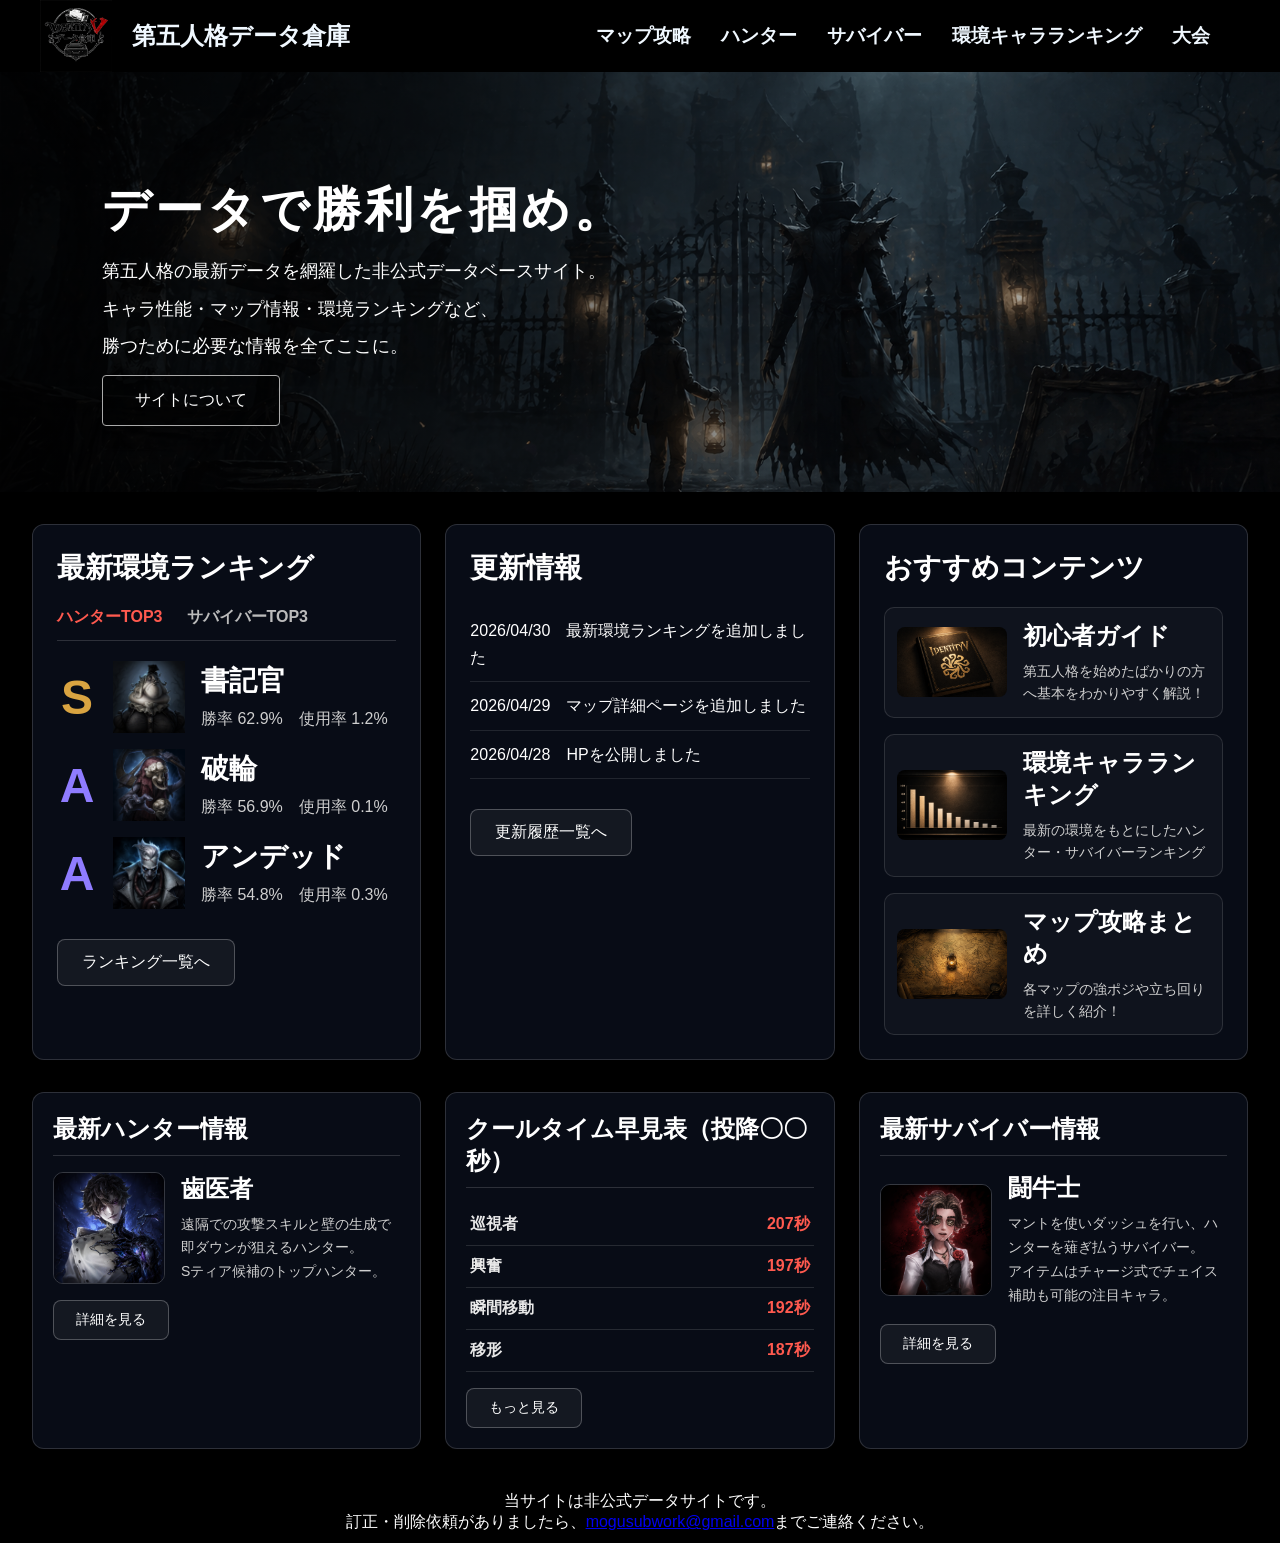
<file: index.html>
<!DOCTYPE html>
<html lang="ja">
<head>
  <meta charset="UTF-8">
  <meta name="viewport" content="width=device-width, initial-scale=1.0">
  <link rel="stylesheet" href="smile.css">
  <title>第五人格TOPページ</title>
</head>


<body>

  <div class="header">
    <img src="./logob.png" alt="ロゴ黒">
    <div class="title"> 
      <h2><a href="./index.html">第五人格データ倉庫</a></h2>
      </div>
        <div class="headerdata">
        <h3><a href="./suporn.html" class="maph">マップ攻略</a></h3>
        <h3>ハンター</h3>
        <h3>サバイバー</h3>
       <h3><a href="./ranking.html">環境キャラランキング</a></h3>
        <h3><a href="./tournament.html">大会</a><h3>
      </div>
  </div>

  <div class="main">
    
    <section class="hero">
      <div class="hero-content">
        <h1>データで勝利を掴め。</h1>
        <p>第五人格の最新データを網羅した非公式データベースサイト。</p>
        <p>キャラ性能・マップ情報・環境ランキングなど、</p>
        <p>勝つために必要な情報を全てここに。</p>
        <a href="./about.html" class="hero-btn">サイトについて</a>
      </div>
    </section>
    
    
    <section class="top-cards">
  <!-- 1列目 -->
  <article class="panel">
    <h2>最新環境ランキング</h2>

    <div class="ranking-tabs">
      <span class="active">ハンターTOP3</span>
      <span>サバイバーTOP3</span>
    </div>

    <div class="ranking-list">
      <div class="rank-item">
        <span class="tier s">S</span>
        <img src="./キーガン.png"></a>
        <div class="rank-text">
          <h3>書記官</h3>
          <p>勝率 62.9%　使用率 1.2%</p>
        </div>
      </div>

      <div class="rank-item">
        <span class="tier a">A</span>
        <img src="./ウィル.png" alt="">
        <div class="rank-text">
          <h3>破輪</h3>
          <p>勝率 56.9%　使用率 0.1%</p>
        </div>
      </div>

      <div class="rank-item">
        <span class="tier a">A</span>
        <img src="./undead.png" alt="">
        <div class="rank-text">
          <h3>アンデッド</h3>
          <p>勝率 54.8%　使用率 0.3%</p>
        </div>
      </div>
    </div>

    <a href="./ranking.html" class="panel-btn">ランキング一覧へ</a>
  </article>

  <!-- 2列目 -->
  <article class="panel">
    <h2>更新情報</h2>

    <ul class="update-list">
      <li>2026/04/30　最新環境ランキングを追加しました</li>
      <li>2026/04/29　マップ詳細ページを追加しました</li>
      <li>2026/04/28　HPを公開しました</li>
    </ul>

    <a href="#" class="panel-btn">更新履歴一覧へ</a>
  </article>

  <!-- 3列目 -->
  <article class="panel">
    <h2>おすすめコンテンツ</h2>

    <div class="recommend-list">
      <a href="#" class="recommend-item">
        <img src="./index_guide.png" alt="初心者ガイド">
        <div class="recommend-text">
          <h3>初心者ガイド</h3>
          <p>第五人格を始めたばかりの方へ基本をわかりやすく解説！</p>
        </div>
      </a>

      <a href="#" class="recommend-item">
        <img src="./index_char.png" alt="環境キャラランキング">
        <div class="recommend-text">
          <h3>環境キャラランキング</h3>
          <p>最新の環境をもとにしたハンター・サバイバーランキング</p>
        </div>
      </a>

      <a href="./suporn.html" class="recommend-item">
        <img src="./index_map.png" alt="マップ攻略まとめ">
        <div class="recommend-text">
          <h3>マップ攻略まとめ</h3>
          <p>各マップの強ポジや立ち回りを詳しく紹介！</p>
        </div>
      </a>
    </div>
  </article>
</section>

<!-- =========================
  下段ミニ情報エリア
  今日のおすすめハンター / クールタイム / Tips
========================= -->
<section class="info-cards">

  <!-- 最新おすすめハンター -->
  <article class="mini-panel">
    <h2>最新ハンター情報</h2>

    <div class="hunter-pick">
      <img src="./haisya.png" alt="歯医者">

      <div class="hunter-pick-text">
        <h3>歯医者</h3>
         <p> 遠隔での攻撃スキルと壁の生成で即ダウンが狙えるハンター。</p>
          <p>Sティア候補のトップハンター。</p>
      </div>
    </div>

    <a href="#" class="mini-btn">詳細を見る</a>
  </article>


  <!-- クールタイム早見表 -->
  <article class="mini-panel">
    <h2>クールタイム早見表（投降〇〇秒）</h2>

    <ul class="cooltime-list">
      <li>
        <span class="skill-name">巡視者</span>
        <span class="skill-time">207秒</span>
      </li>
      <li>
        <span class="skill-name">興奮</span>
        <span class="skill-time">197秒</span>
      </li>
      <li>
        <span class="skill-name">瞬間移動</span>
        <span class="skill-time">192秒</span>
      </li>
      <li>
        <span class="skill-name">移形</span>
        <span class="skill-time">187秒</span>
      </li>
    </ul>

    <a href="#" class="mini-btn">もっと見る</a>
  </article>

<!-- 最新サバイバー -->
  <article class="mini-panel">
    <h2>最新サバイバー情報</h2>

    <div class="hunter-pick">
      <img src="./tougyu.png" alt="闘牛士">

      <div class="hunter-pick-text">
        <h3>闘牛士</h3>
        <p>マントを使いダッシュを行い、ハンターを薙ぎ払うサバイバー。</p>
         <p>アイテムはチャージ式でチェイス補助も可能の注目キャラ。</p>
      </div>
    </div>

    <a href="#" class="mini-btn">詳細を見る</a>
  </article>
</section>




  
  </div>













  <div class="footer">
    <p>
    当サイトは非公式データサイトです。
    <br>
    訂正・削除依頼がありましたら、<a href="mailto:mogusubwork@gmail.com">mogusubwork@gmail.com</a>までご連絡ください。
    </p>
  </div>
</body>
</html>
</file>
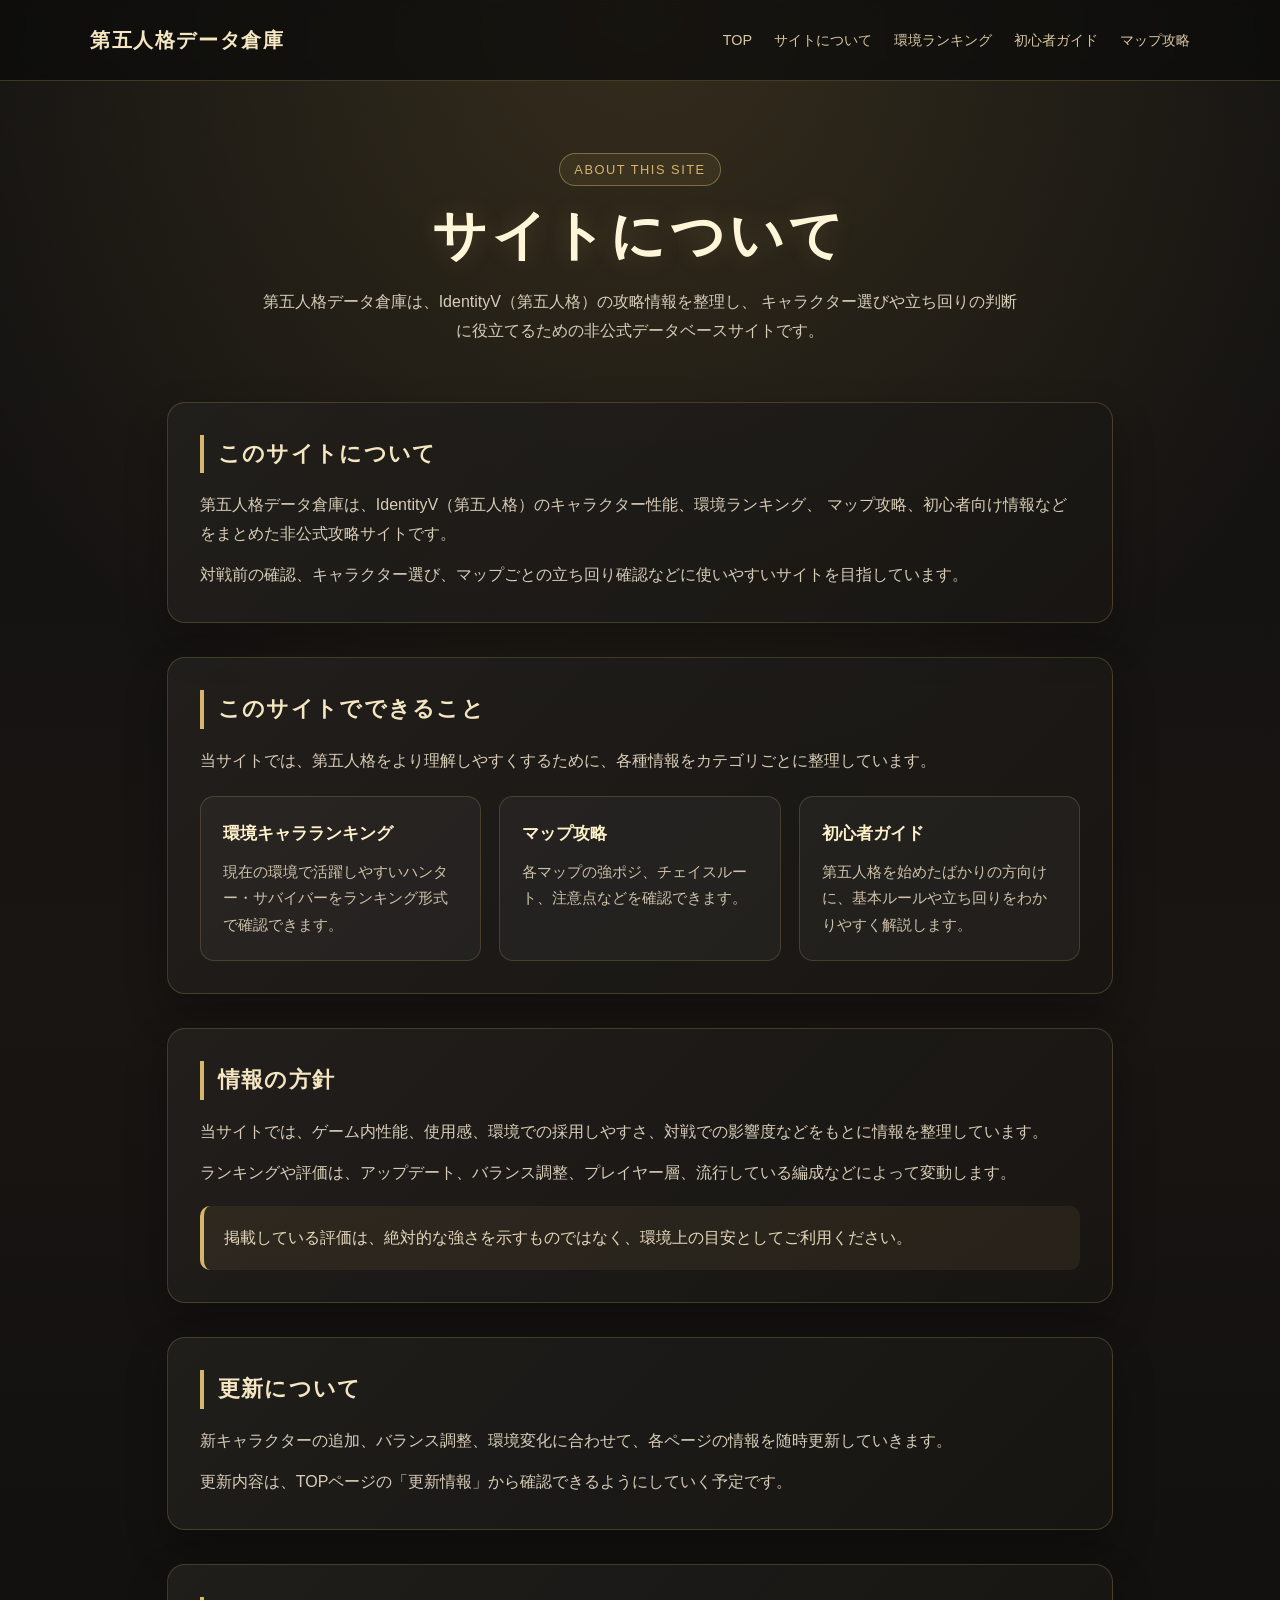
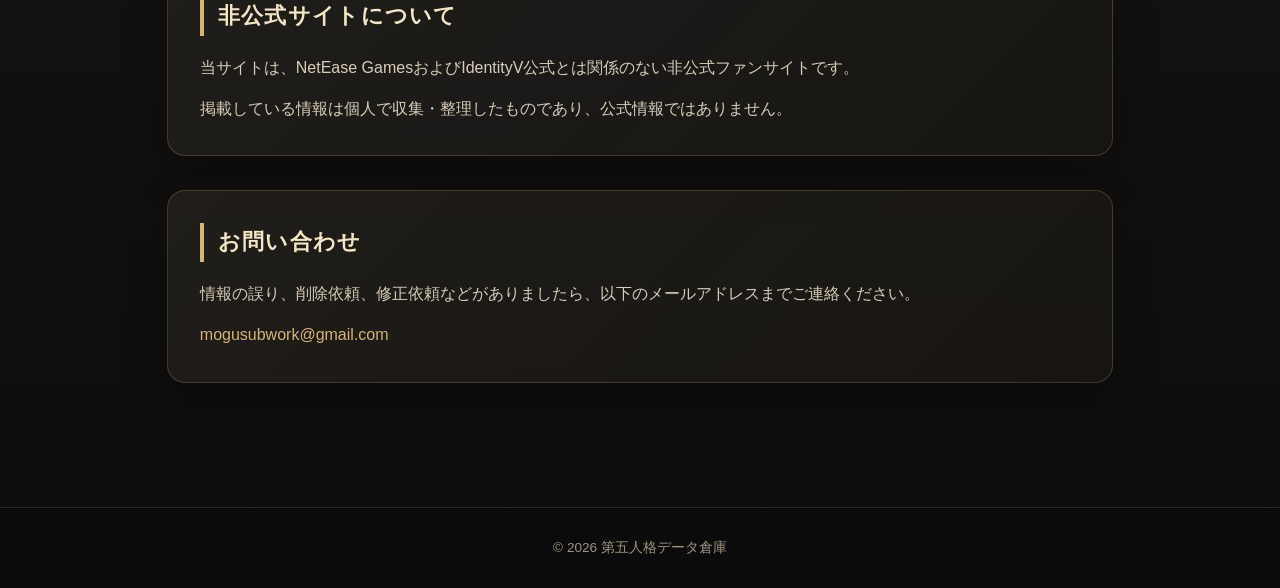
<file: about.html>
<!DOCTYPE html>
<html lang="ja">
<head>
  <meta charset="UTF-8">
  <meta name="viewport" content="width=device-width, initial-scale=1.0">

  <title>サイトについて | 第五人格データ倉庫</title>

  <style>
    /* =========================
       全体設定
    ========================= */
    * {
      box-sizing: border-box;
      margin: 0;
      padding: 0;
    }

    body {
      min-height: 100vh;
      font-family: "Hiragino Kaku Gothic ProN", "Yu Gothic", "Meiryo", sans-serif;
      color: #f2eadc;
      background:
        radial-gradient(circle at top center, rgba(180, 145, 70, 0.22), transparent 35%),
        linear-gradient(180deg, #111111 0%, #181512 45%, #0d0d0d 100%);
      line-height: 1.8;
    }

    a {
      color: #d6b56d;
      text-decoration: none;
    }

    a:hover {
      text-decoration: underline;
    }

    /* =========================
       ヘッダー
    ========================= */
    header {
      width: 100%;
      padding: 22px 6%;
      border-bottom: 1px solid rgba(214, 181, 109, 0.25);
      background: rgba(10, 10, 10, 0.7);
      backdrop-filter: blur(8px);
    }

    .header-inner {
      max-width: 1100px;
      margin: 0 auto;
      display: flex;
      justify-content: space-between;
      align-items: center;
      gap: 24px;
    }

    .site-title {
      font-size: 1.25rem;
      font-weight: bold;
      letter-spacing: 0.08em;
      color: #f4e6c1;
    }

    nav ul {
      display: flex;
      gap: 22px;
      list-style: none;
    }

    nav a {
      font-size: 0.9rem;
      color: #d8c7a1;
    }

    nav a:hover {
      color: #ffffff;
    }

    /* =========================
       メイン
    ========================= */
    main {
      max-width: 1100px;
      margin: 0 auto;
      padding: 72px 6% 90px;
    }

    .page-hero {
      margin-bottom: 56px;
      text-align: center;
    }

    .page-label {
      display: inline-block;
      margin-bottom: 16px;
      padding: 4px 14px;
      font-size: 0.8rem;
      letter-spacing: 0.12em;
      color: #d6b56d;
      border: 1px solid rgba(214, 181, 109, 0.45);
      border-radius: 999px;
      background: rgba(214, 181, 109, 0.08);
    }

    h1 {
      margin-bottom: 18px;
      font-size: clamp(2rem, 5vw, 3.4rem);
      line-height: 1.25;
      letter-spacing: 0.08em;
      color: #fff5d8;
      text-shadow: 0 0 24px rgba(214, 181, 109, 0.22);
    }

    .lead {
      max-width: 760px;
      margin: 0 auto;
      color: #d8cdb8;
      font-size: 1rem;
    }

    /* =========================
       セクション共通
    ========================= */
    .about-section {
      margin-bottom: 34px;
      padding: 32px;
      border: 1px solid rgba(214, 181, 109, 0.22);
      border-radius: 18px;
      background:
        linear-gradient(135deg, rgba(255, 255, 255, 0.055), rgba(255, 255, 255, 0.015)),
        rgba(20, 18, 15, 0.86);
      box-shadow: 0 18px 40px rgba(0, 0, 0, 0.28);
    }

    .about-section h2 {
      margin-bottom: 18px;
      padding-left: 14px;
      font-size: 1.35rem;
      color: #f4e6c1;
      border-left: 4px solid #d6b56d;
      letter-spacing: 0.06em;
    }

    .about-section p {
      margin-bottom: 12px;
      color: #d8cdb8;
    }

    .about-section p:last-child {
      margin-bottom: 0;
    }

    /* =========================
       カード
    ========================= */
    .card-grid {
      display: grid;
      grid-template-columns: repeat(3, 1fr);
      gap: 18px;
      margin-top: 20px;
    }

    .about-card {
      padding: 22px;
      border-radius: 14px;
      border: 1px solid rgba(214, 181, 109, 0.2);
      background: rgba(255, 255, 255, 0.04);
      transition: transform 0.25s ease, background 0.25s ease, border-color 0.25s ease;
    }

    .about-card:hover {
      transform: translateY(-4px);
      background: rgba(214, 181, 109, 0.08);
      border-color: rgba(214, 181, 109, 0.45);
    }

    .about-card h3 {
      margin-bottom: 10px;
      color: #fff1c9;
      font-size: 1.05rem;
    }

    .about-card p {
      font-size: 0.92rem;
      color: #cfc2aa;
    }

    /* =========================
       注意書きボックス
    ========================= */
    .note-box {
      margin-top: 18px;
      padding: 18px 20px;
      border-left: 4px solid #d6b56d;
      border-radius: 10px;
      background: rgba(214, 181, 109, 0.08);
      color: #e6d8bb;
    }

    /* =========================
       フッター
    ========================= */
    footer {
      padding: 28px 6%;
      text-align: center;
      color: #9f927c;
      border-top: 1px solid rgba(214, 181, 109, 0.18);
      background: #0b0b0b;
      font-size: 0.85rem;
    }

    /* =========================
       スマホ対応
    ========================= */
    @media (max-width: 768px) {
      .header-inner {
        flex-direction: column;
        align-items: flex-start;
      }

      nav ul {
        flex-wrap: wrap;
        gap: 14px;
      }

      main {
        padding-top: 52px;
      }

      .about-section {
        padding: 24px 20px;
      }

      .card-grid {
        grid-template-columns: 1fr;
      }
    }
  </style>
</head>

<body>

  <header>
    <div class="header-inner">
      <div class="site-title">第五人格データ倉庫</div>

      <nav>
        <ul>
          <li><a href="index.html">TOP</a></li>
          <li><a href="about.html">サイトについて</a></li>
          <li><a href="#">環境ランキング</a></li>
          <li><a href="#">初心者ガイド</a></li>
          <li><a href="#">マップ攻略</a></li>
        </ul>
      </nav>
    </div>
  </header>

  <main>

    <section class="page-hero">
      <span class="page-label">ABOUT THIS SITE</span>
      <h1>サイトについて</h1>
      <p class="lead">
        第五人格データ倉庫は、IdentityV（第五人格）の攻略情報を整理し、
        キャラクター選びや立ち回りの判断に役立てるための非公式データベースサイトです。
      </p>
    </section>

    <section class="about-section">
      <h2>このサイトについて</h2>
      <p>
        第五人格データ倉庫は、IdentityV（第五人格）のキャラクター性能、環境ランキング、
        マップ攻略、初心者向け情報などをまとめた非公式攻略サイトです。
      </p>
      <p>
        対戦前の確認、キャラクター選び、マップごとの立ち回り確認などに使いやすいサイトを目指しています。
      </p>
    </section>

    <section class="about-section">
      <h2>このサイトでできること</h2>
      <p>
        当サイトでは、第五人格をより理解しやすくするために、各種情報をカテゴリごとに整理しています。
      </p>

      <div class="card-grid">
        <div class="about-card">
          <h3>環境キャラランキング</h3>
          <p>
            現在の環境で活躍しやすいハンター・サバイバーをランキング形式で確認できます。
          </p>
        </div>

        <div class="about-card">
          <h3>マップ攻略</h3>
          <p>
            各マップの強ポジ、チェイスルート、注意点などを確認できます。
          </p>
        </div>

        <div class="about-card">
          <h3>初心者ガイド</h3>
          <p>
            第五人格を始めたばかりの方向けに、基本ルールや立ち回りをわかりやすく解説します。
          </p>
        </div>
      </div>
    </section>

    <section class="about-section">
      <h2>情報の方針</h2>
      <p>
        当サイトでは、ゲーム内性能、使用感、環境での採用しやすさ、対戦での影響度などをもとに情報を整理しています。
      </p>
      <p>
        ランキングや評価は、アップデート、バランス調整、プレイヤー層、流行している編成などによって変動します。
      </p>

      <div class="note-box">
        掲載している評価は、絶対的な強さを示すものではなく、環境上の目安としてご利用ください。
      </div>
    </section>

    <section class="about-section">
      <h2>更新について</h2>
      <p>
        新キャラクターの追加、バランス調整、環境変化に合わせて、各ページの情報を随時更新していきます。
      </p>
      <p>
        更新内容は、TOPページの「更新情報」から確認できるようにしていく予定です。
      </p>
    </section>

    <section class="about-section">
      <h2>非公式サイトについて</h2>
      <p>
        当サイトは、NetEase GamesおよびIdentityV公式とは関係のない非公式ファンサイトです。
      </p>
      <p>
        掲載している情報は個人で収集・整理したものであり、公式情報ではありません。
      </p>
    </section>

    <section class="about-section">
      <h2>お問い合わせ</h2>
      <p>
        情報の誤り、削除依頼、修正依頼などがありましたら、以下のメールアドレスまでご連絡ください。
      </p>
      <p>
        <a href="mailto:mogusubwork@gmail.com">mogusubwork@gmail.com</a>
      </p>
    </section>

  </main>

  <footer>
    <p>&copy; 2026 第五人格データ倉庫</p>
  </footer>

</body>
</html>
</file>
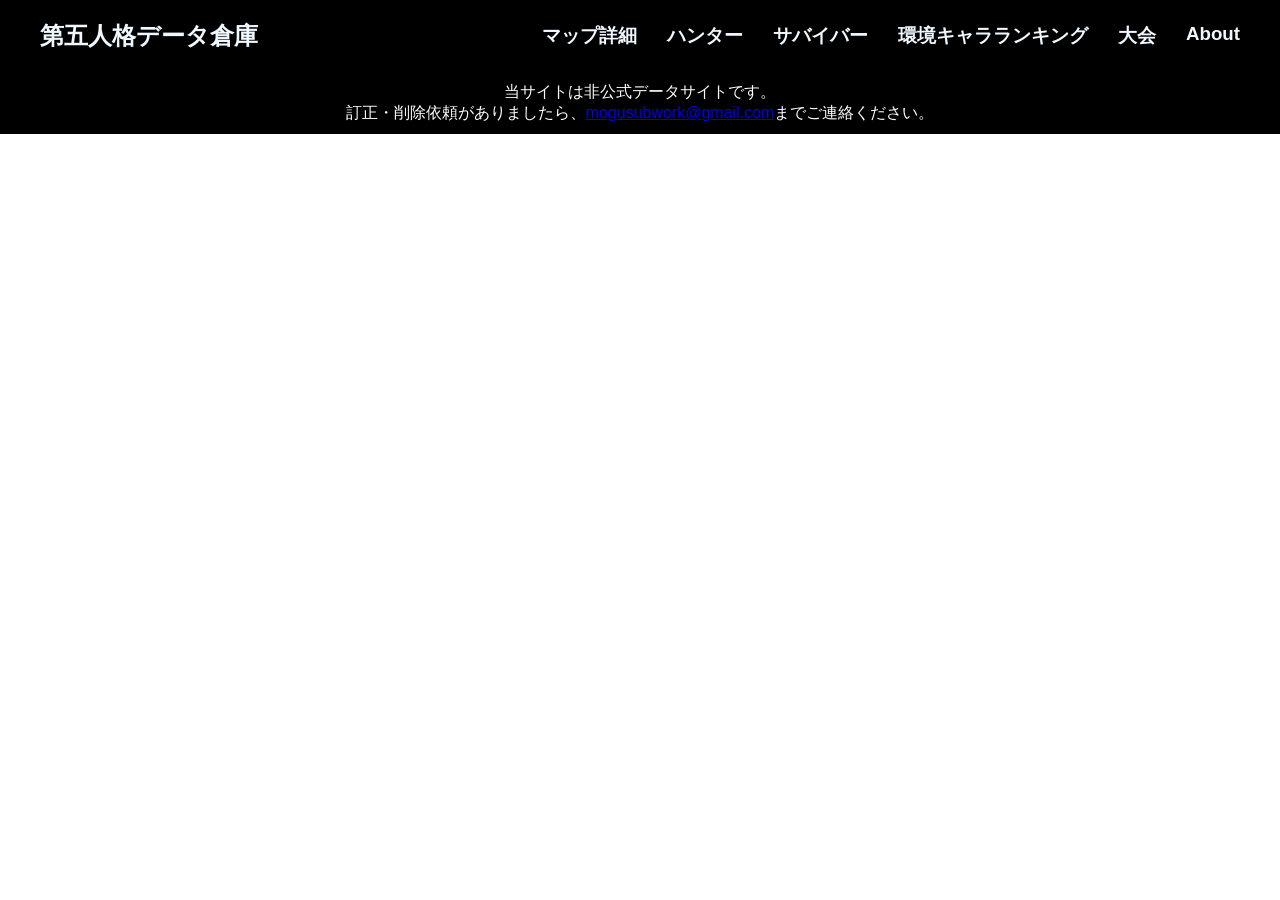
<file: ranking.html>
<!DOCTYPE html>
<html lang="ja">
<head>
  <meta charset="UTF-8">
  <meta name="viewport" content="width=device-width, initial-scale=1.0">
  <link rel="stylesheet" href="smile.css">
  <title>第五人格TOPページ</title>
</head>

<body>

  <div class="header">
    <div class="title"> 
      <h2>第五人格データ倉庫</h2>
    </div>
      <div class="headerdata">
      <h3><a href="./suporn.html" class="maph">マップ詳細</a></h3>
      <h3>ハンター</h3>
      <h3>サバイバー</h3>
      <h3>環境キャラランキング</h3>
      <h3>大会</h3>
      <h3>About</h3>
      </div>
    
  </div>
  
  </div>













  <div class="footer">
    <p>
    当サイトは非公式データサイトです。
    <br>
    訂正・削除依頼がありましたら、<a href="mailto:mogusubwork@gmail.com">mogusubwork@gmail.com</a>までご連絡ください。
    </p>
  </div>
</body>
</html>
</file>
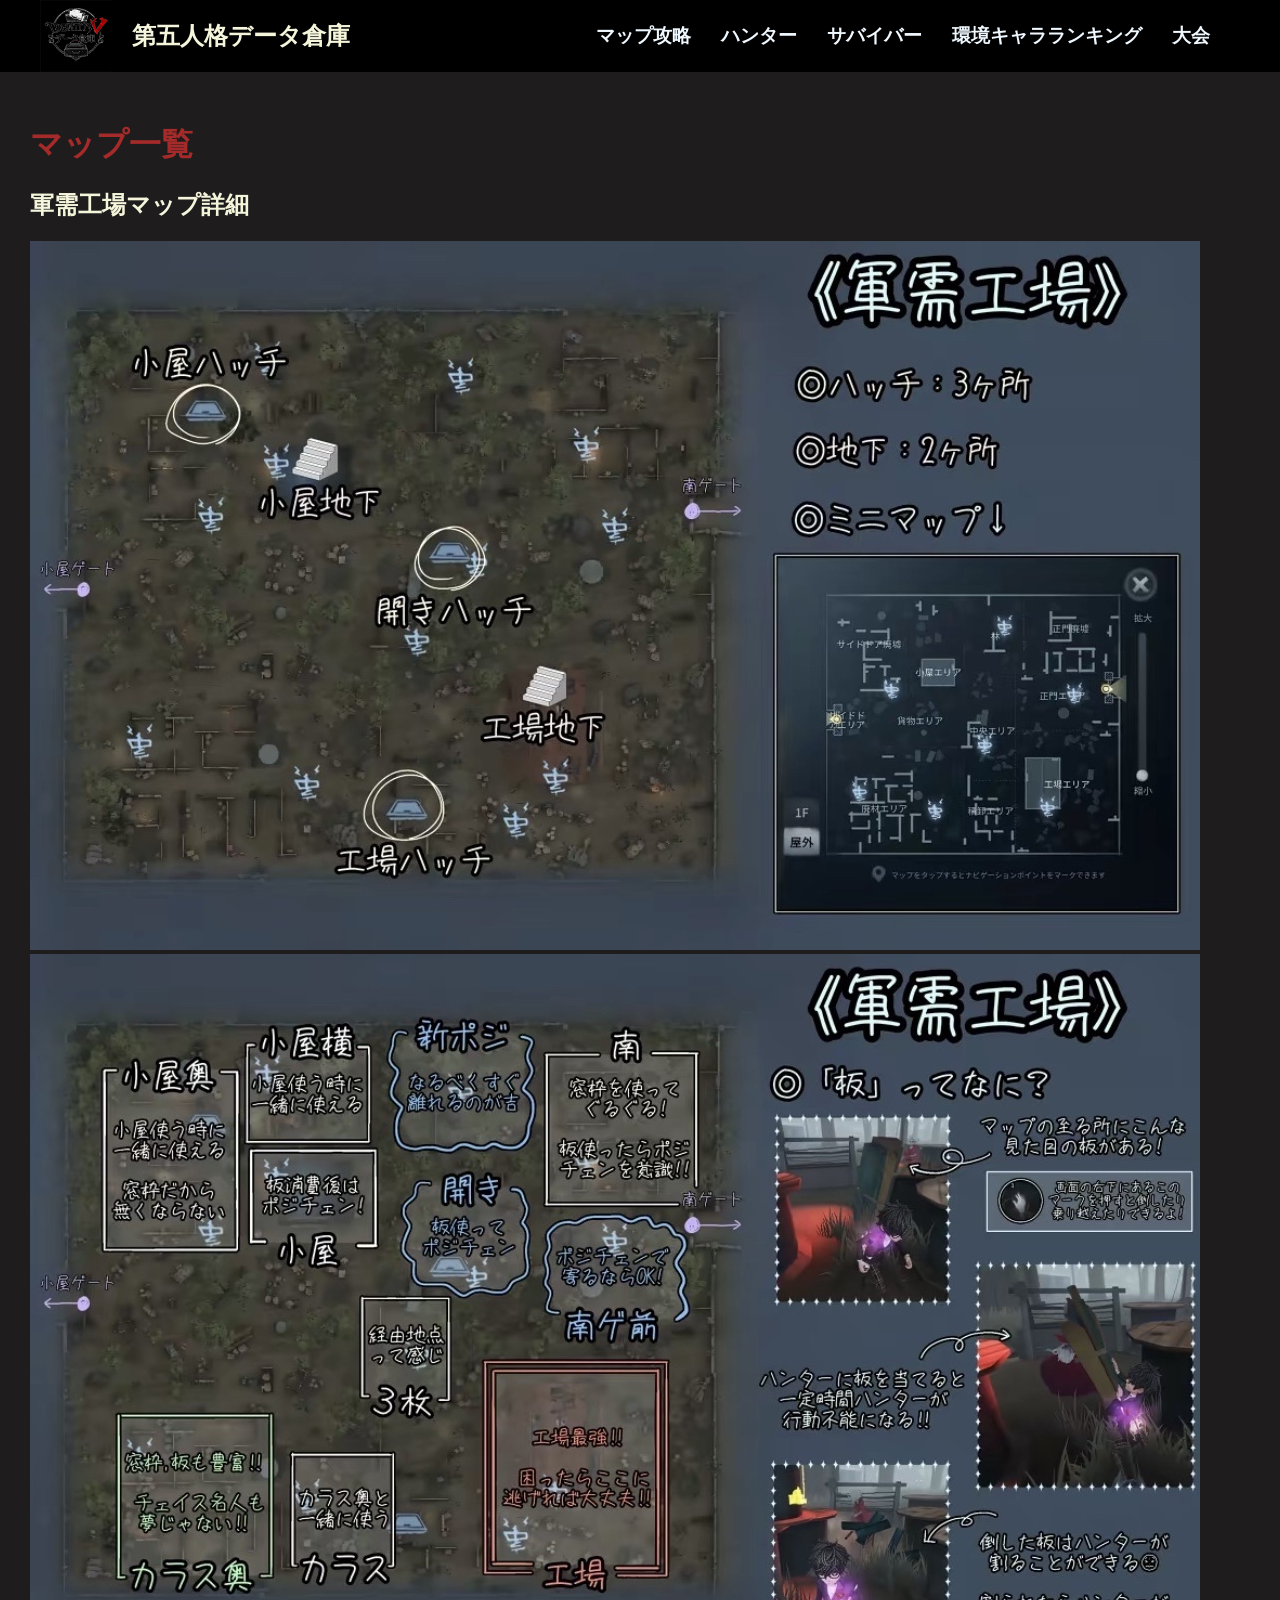
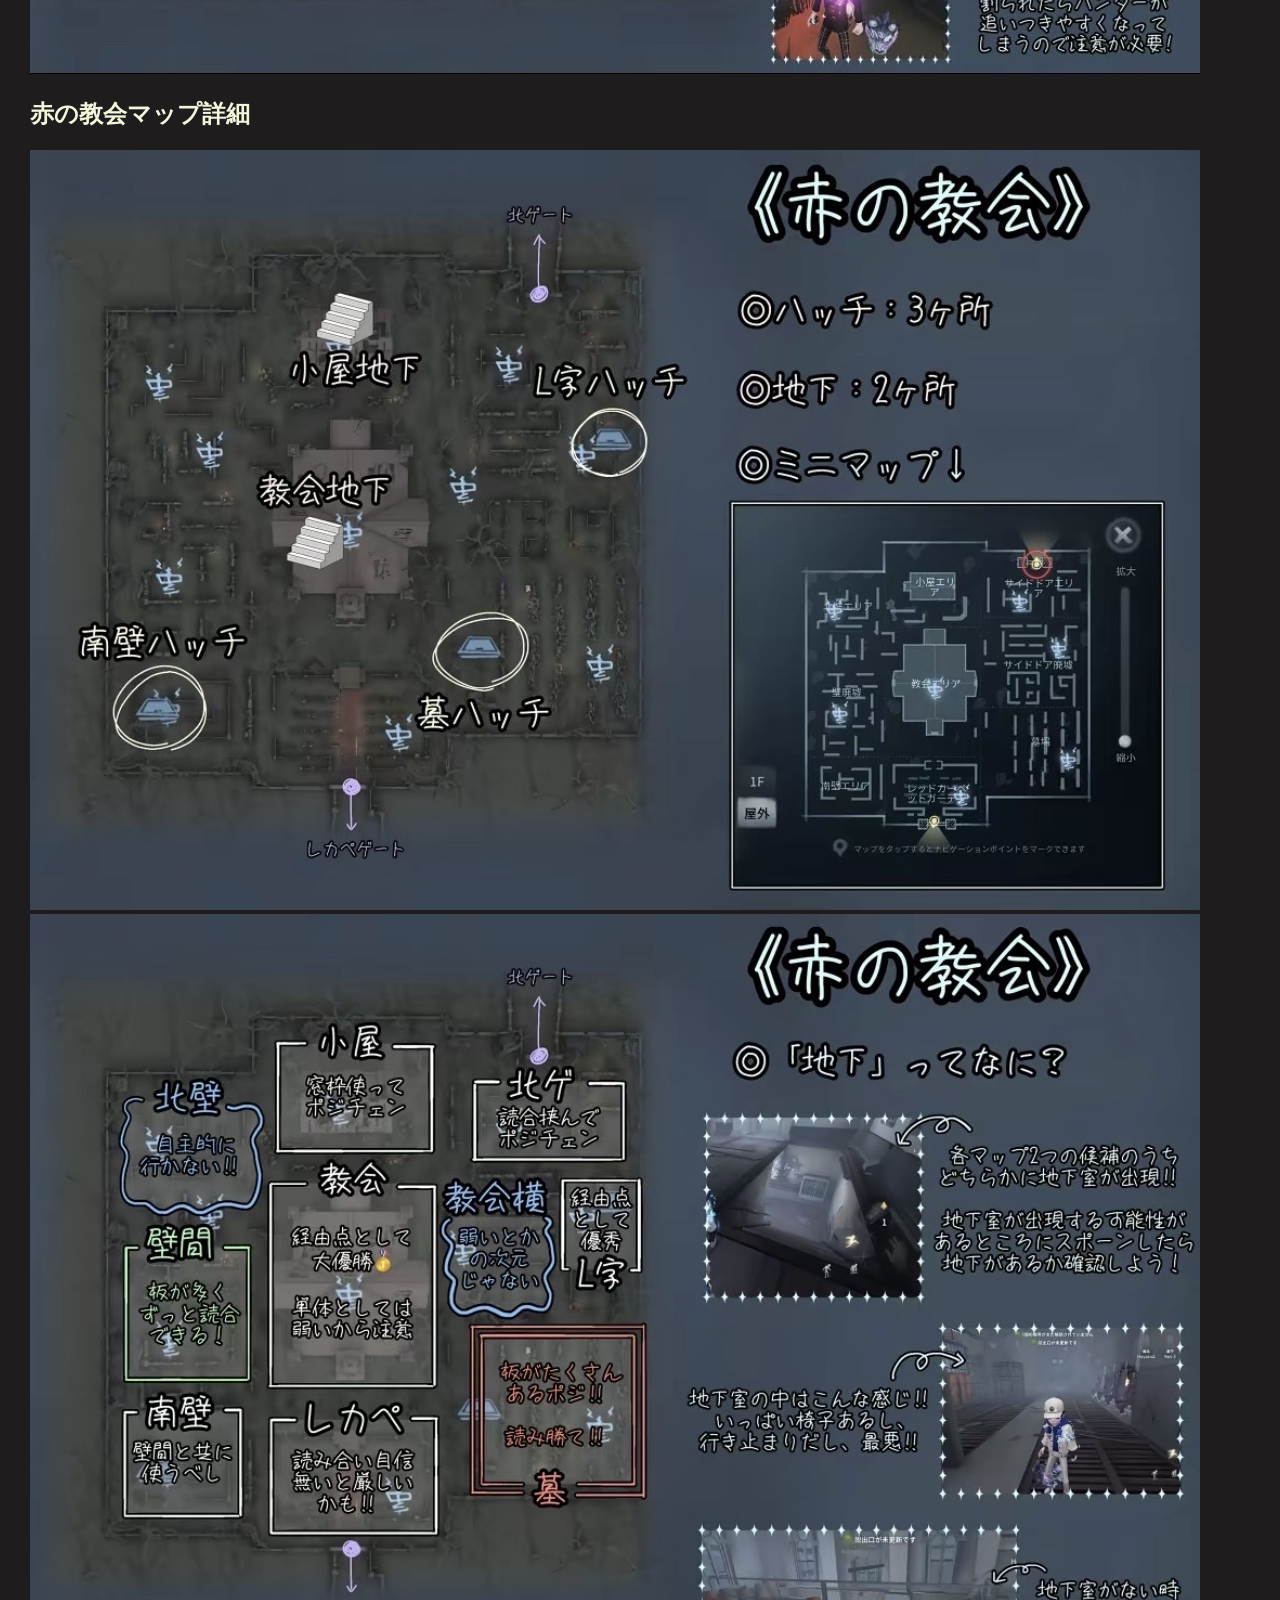
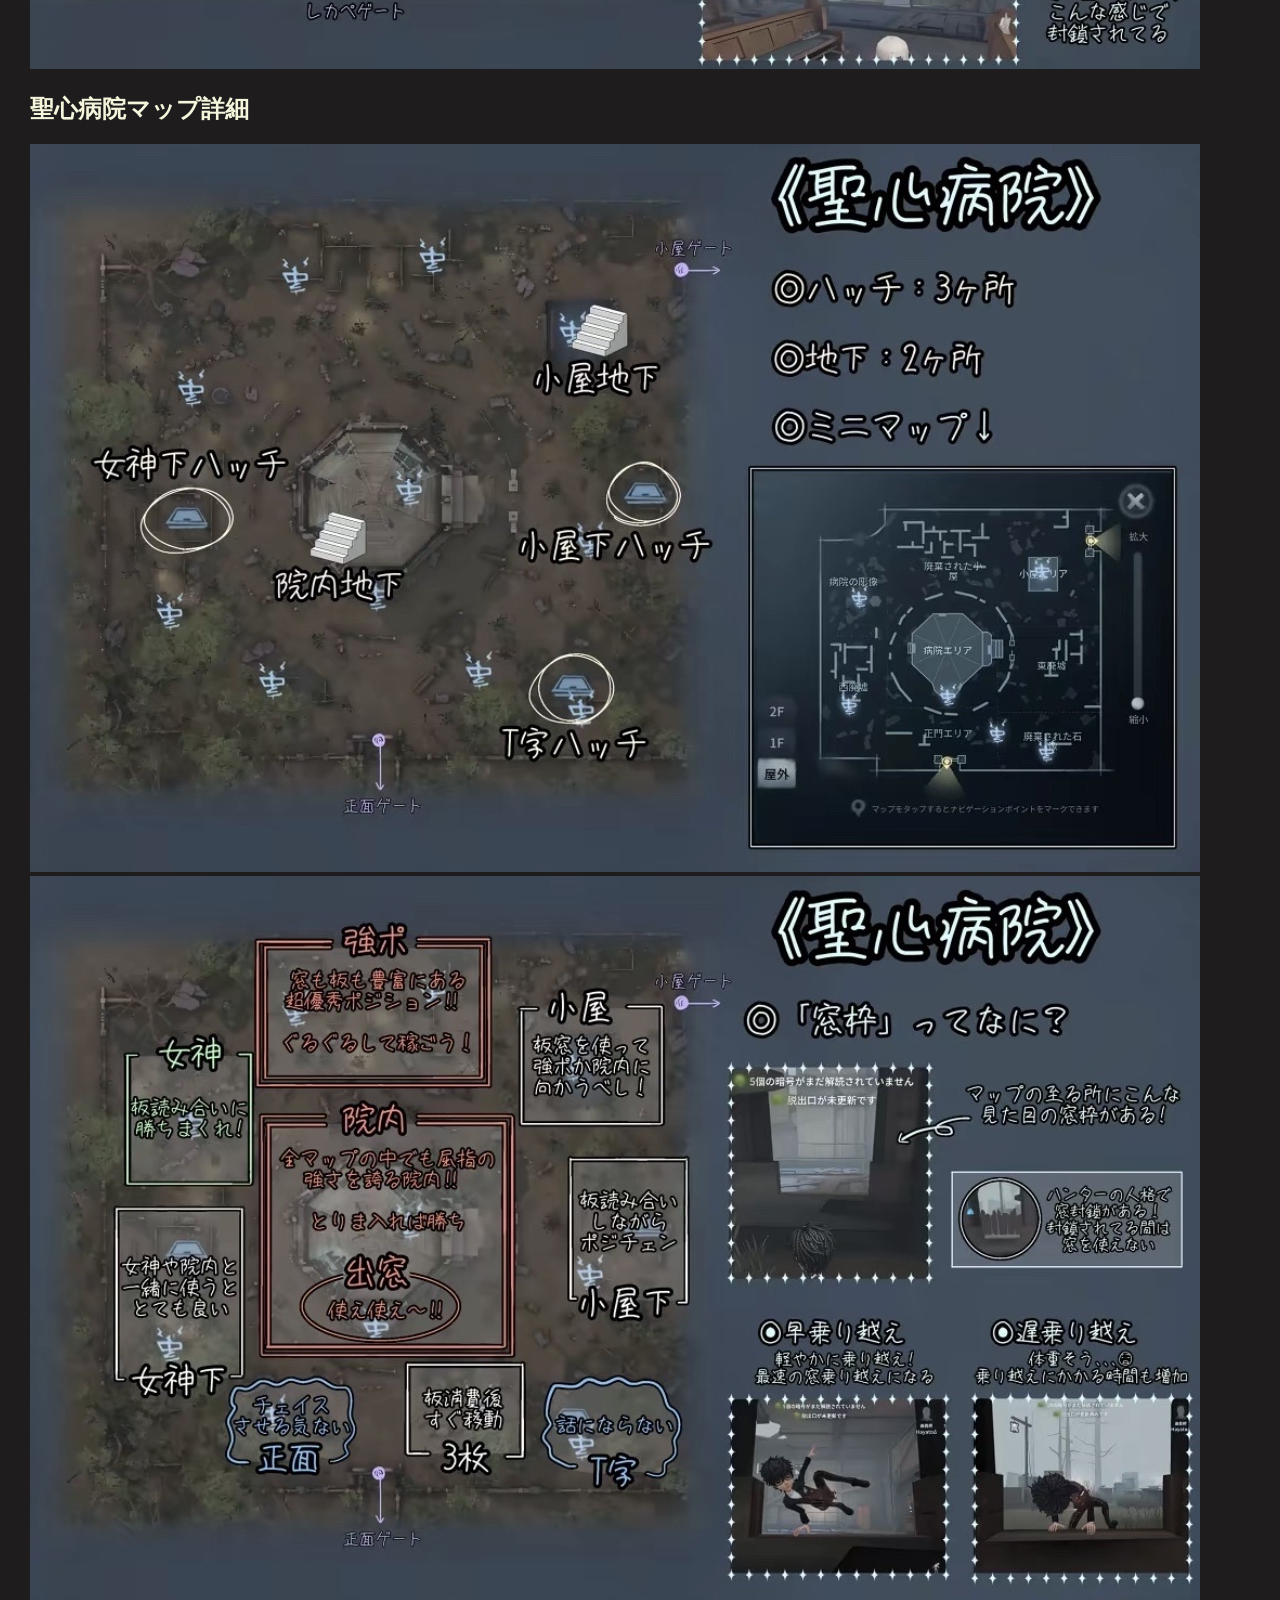
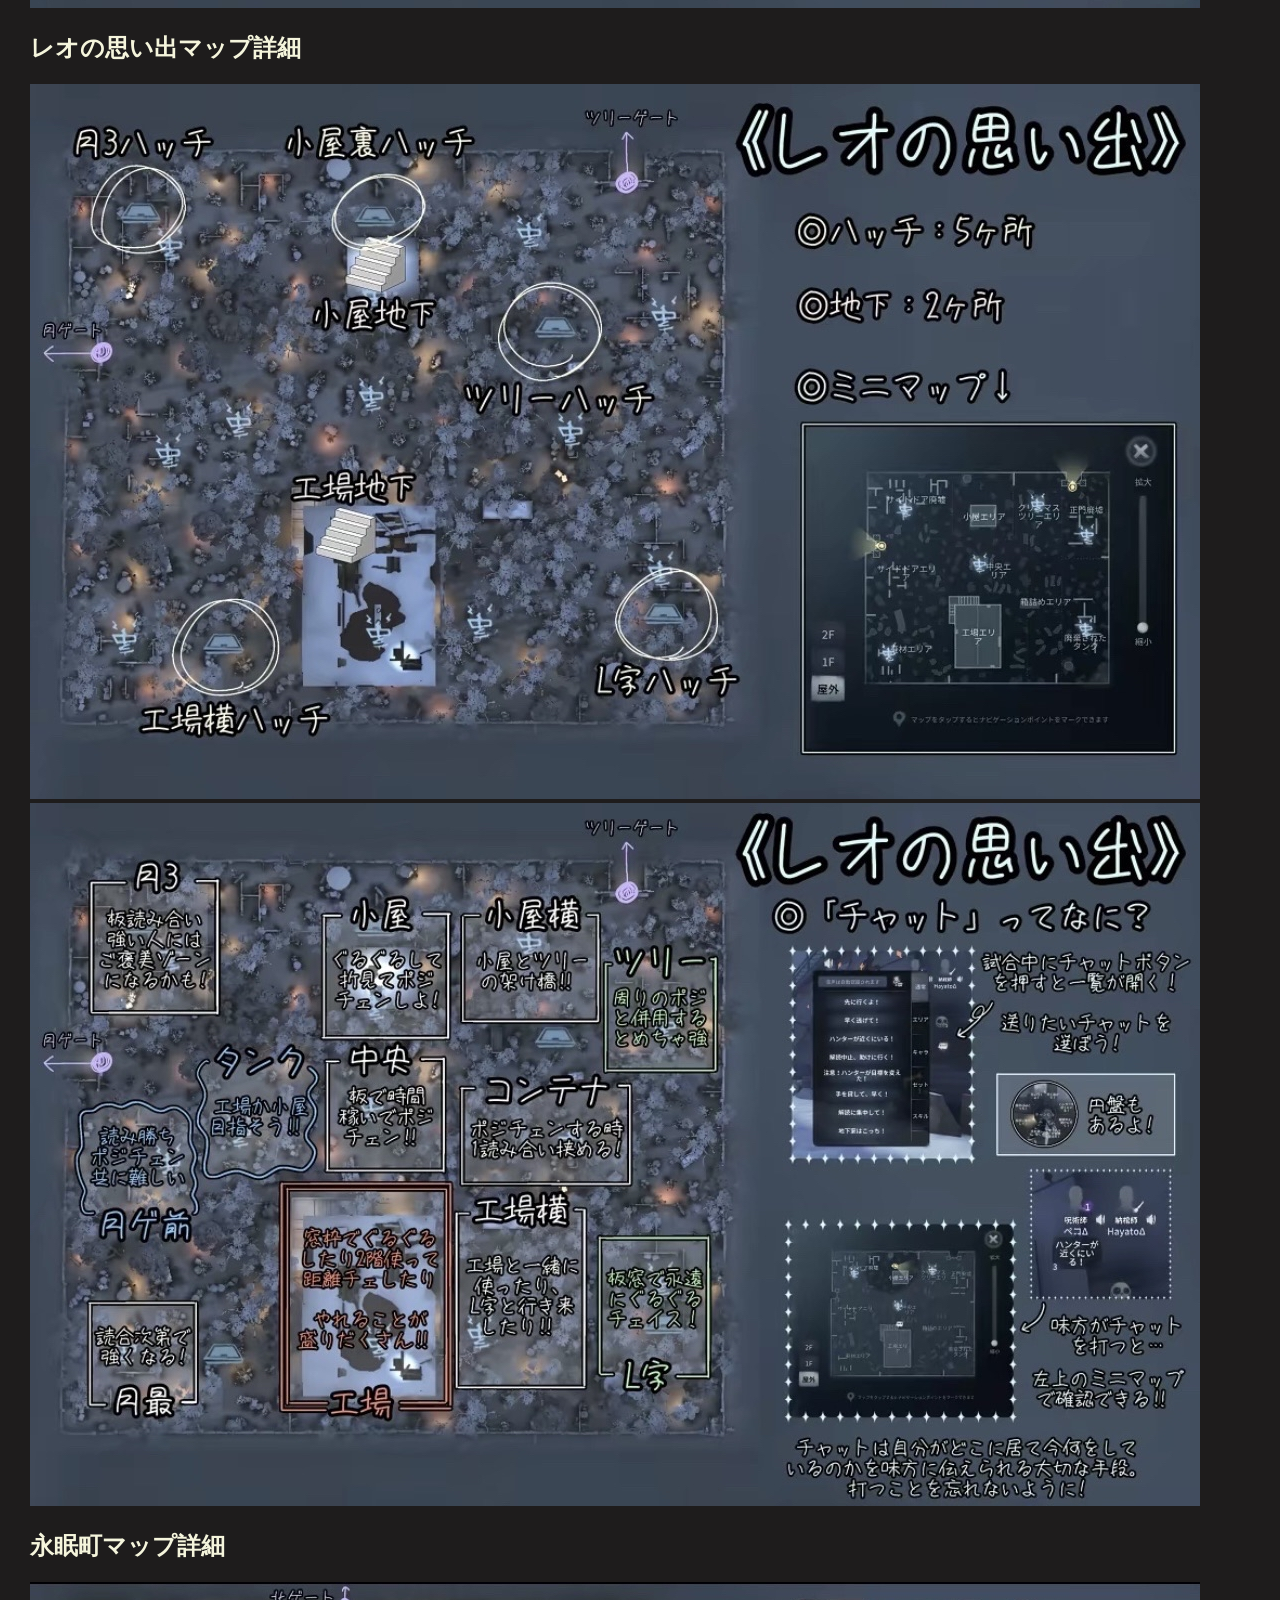
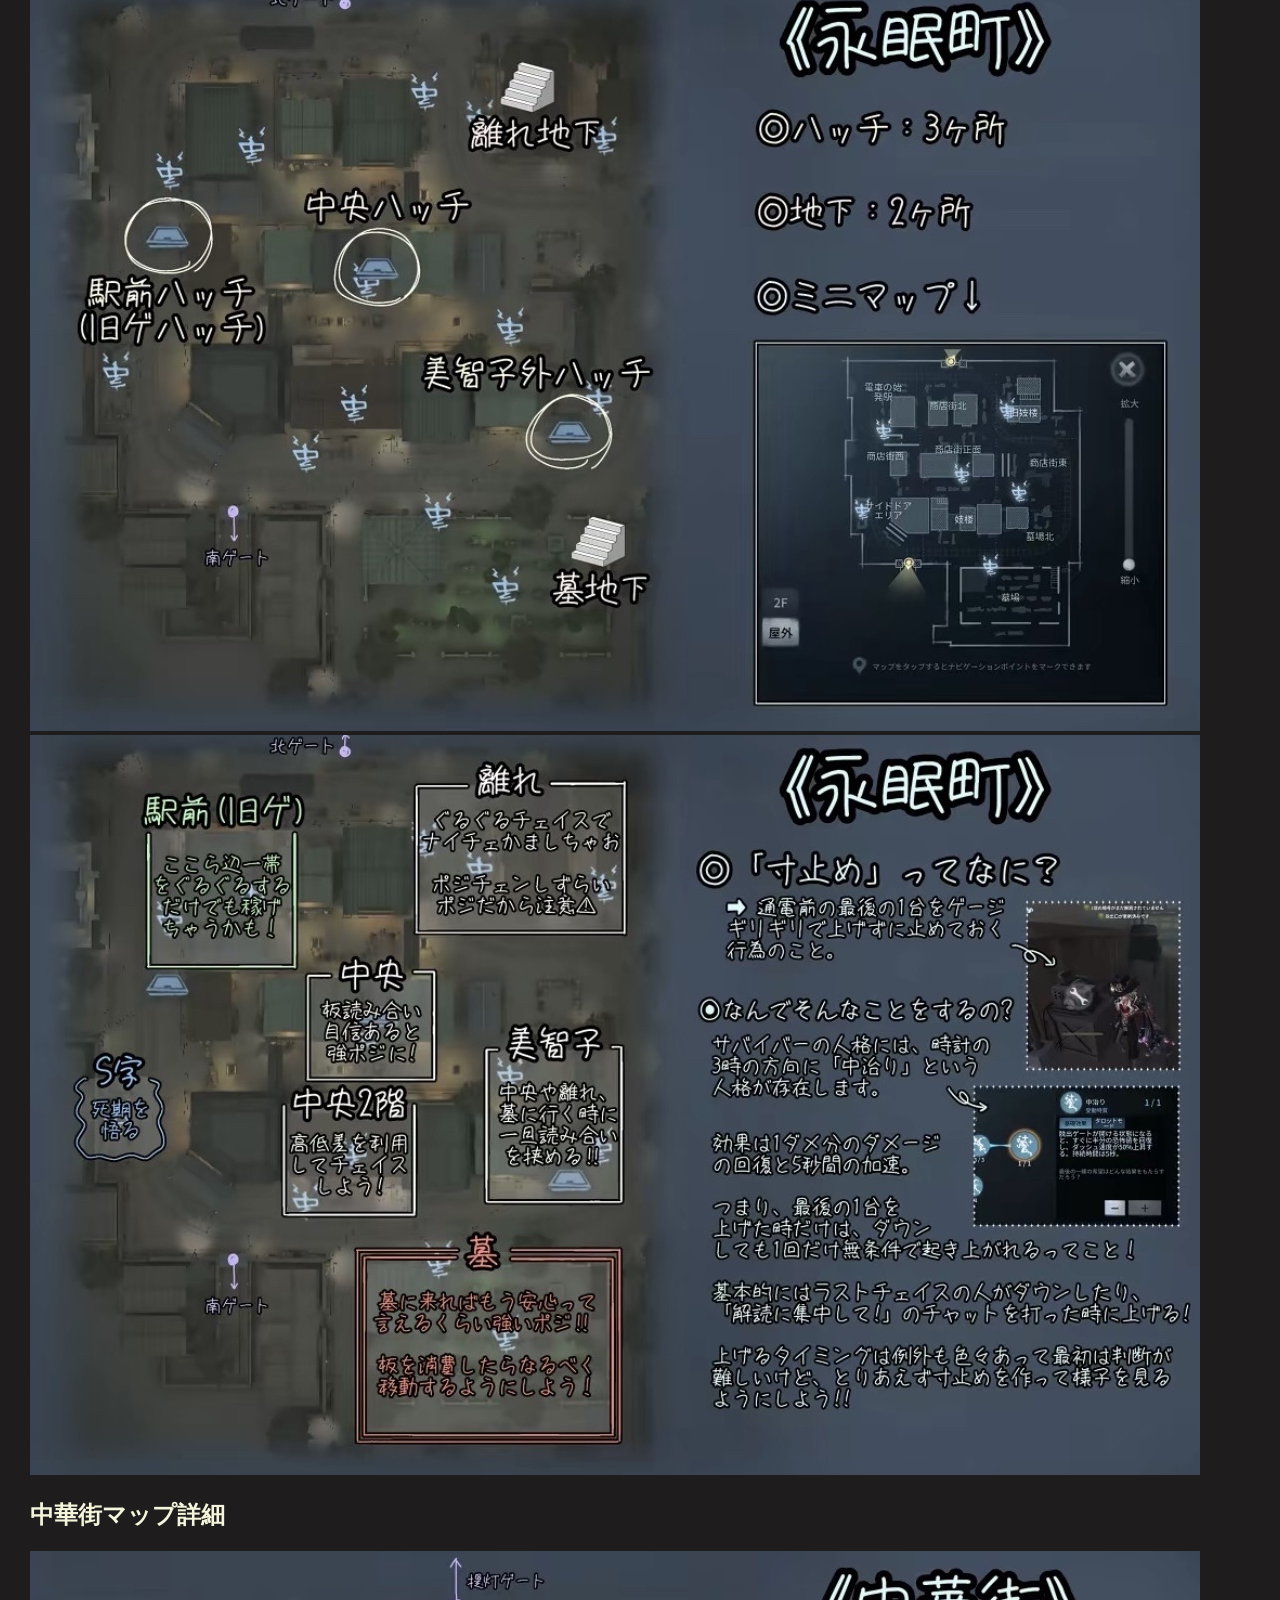
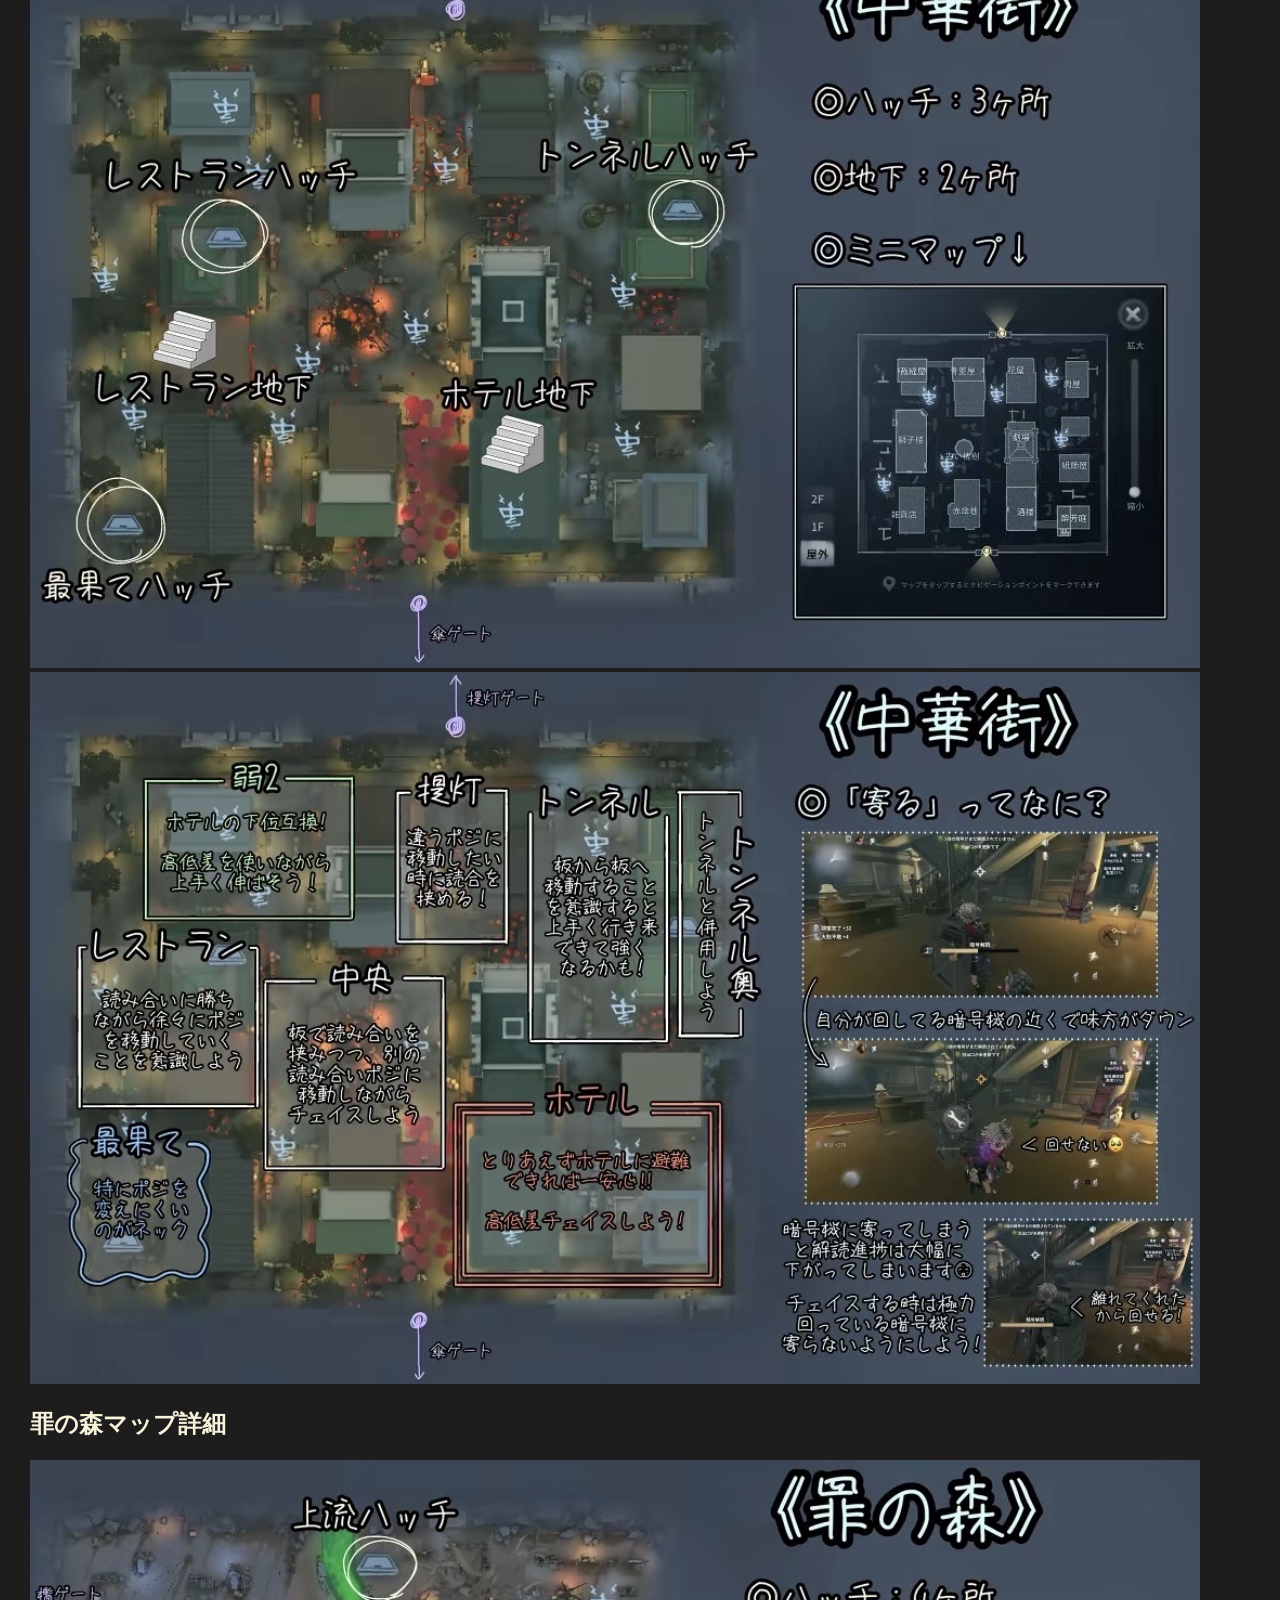
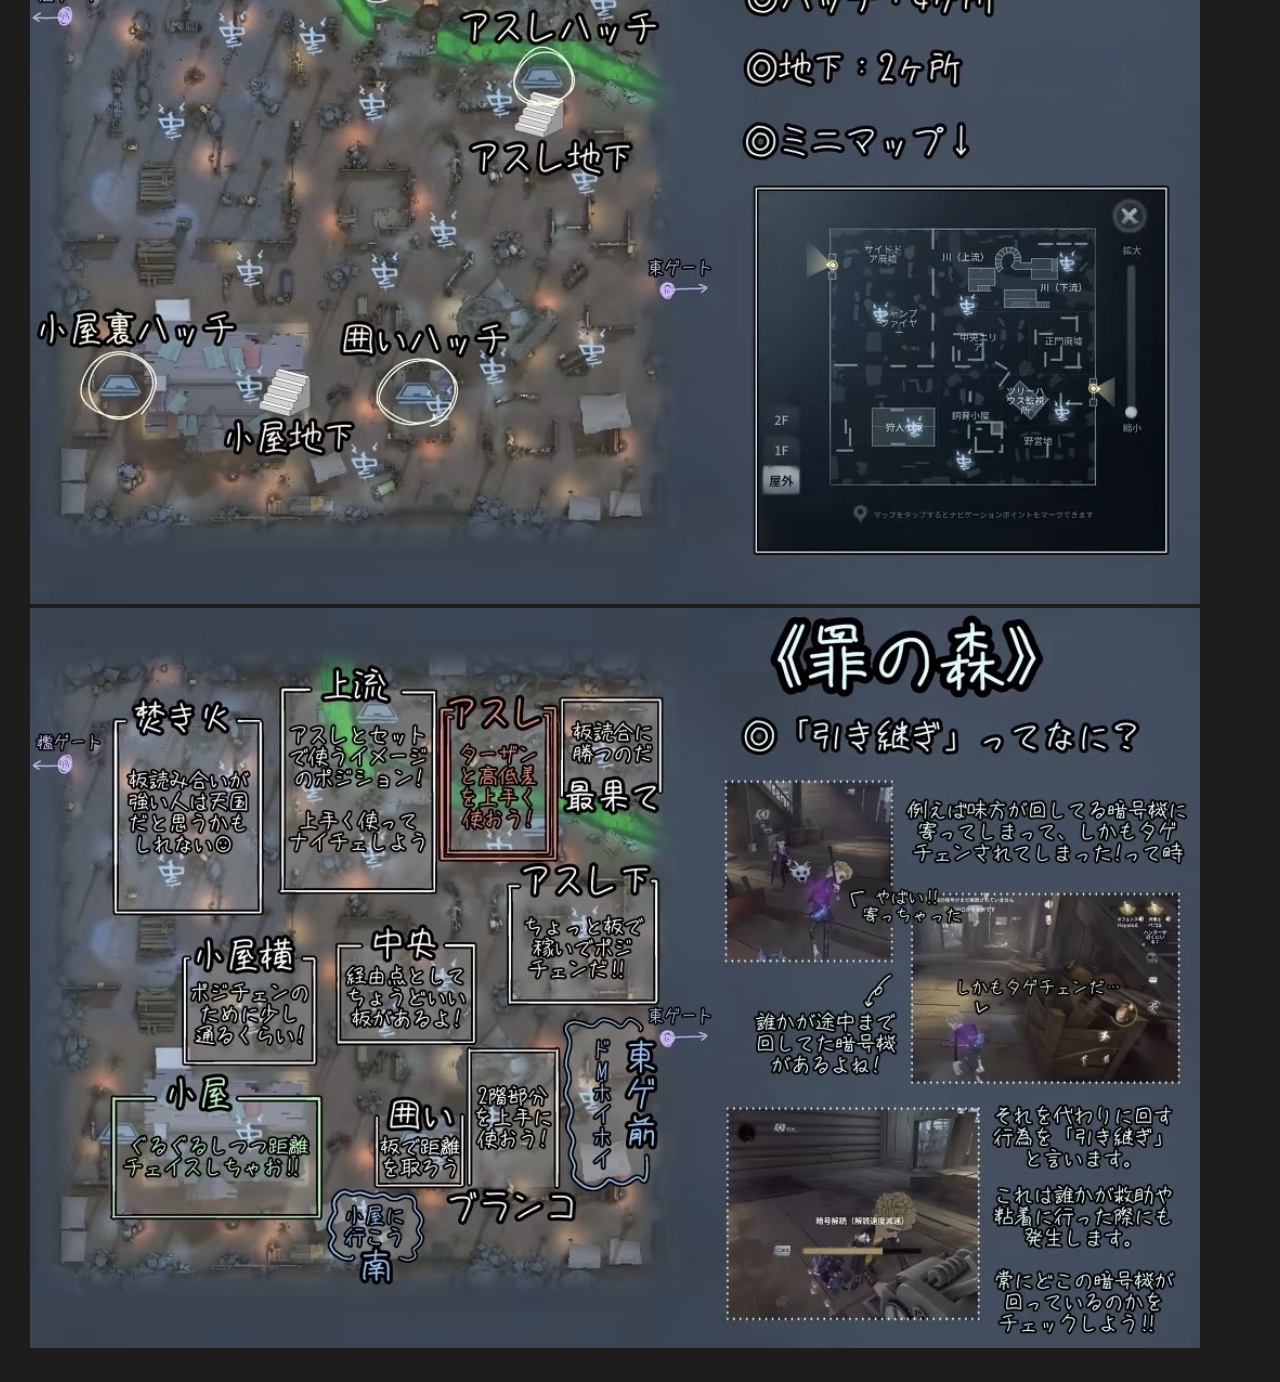
<file: suporn.html>
<!DOCTYPE html>
<html lang="ja">
<head>
  <meta charset="UTF-8">
  <meta name="viewport" content="width=device-width, initial-scale=1.0">
    <link rel="stylesheet" href="smile.css">
    <link rel="stylesheet" href="sporn.css">
  <title>スポーン位置一覧</title>

</head>

<body>

   <div class="header">
    <img src="./logob.png" alt="ロゴ黒">
    <div class="title"> 
      <h2><a href="./index.html">第五人格データ倉庫</a></h2>
      </div>
        <div class="headerdata">
        <h3><a href="./suporn.html" class="maph">マップ攻略</a></h3>
        <h3>ハンター</h3>
        <h3>サバイバー</h3>
       <h3><a href="./ranking.html">環境キャラランキング</a></h3>
        <h3><a href="./tournament.html">大会</a><h3>
      </div>
  </div>


  <div class="map">
    <h1>マップ一覧</h1>
    <h2>軍需工場マップ詳細</h2>
    <img src="./軍需.png" alt="軍需">
    <img src="./軍需2.webp" alt="軍需2">

     <h2>赤の教会マップ詳細</h2>
    <img src="./教会.webp" alt="">
    <img src="./教会2.webp" alt="">

     <h2>聖心病院マップ詳細</h2>
    <img src="./病院.webp" alt="">
    <img src="./病院2.png" alt="">

     <h2>レオの思い出マップ詳細</h2>
    <img src="./レオ.webp" alt="">
    <img src="./レオ2.webp" alt="">

     <h2>永眠町マップ詳細</h2>
    <img src="./永眠町.webp" alt="">
    <img src="./永眠町2.webp" alt="">

     <h2>中華街マップ詳細</h2>
    <img src="./中華街.webp" alt="">
    <img src="./中華街2.webp" alt="">

     <h2>罪の森マップ詳細</h2>
    <img src="./罪の森.webp" alt="">
    <img src="./罪の森2.webp" alt="">
  </div>


</body>
</html>
</file>
<file: smile.css>
/* タイトル */
h1, h2 {
  font-family: 'Cinzel', serif;
}


body {
    font-family: 'Noto Sans JP', sans-serif;
    margin: 0;
   min-height: 100vh;
   display: flex;           /* ← これが必須 */
   flex-direction: column;
}

.main{
  flex: 1;
  background-color: black;
}
.header{
    background-color: black;
    color: aliceblue;
    display:flex;
    padding: 0 40px;
    align-items: center;
    gap: 20px;
    
}

.header img{
   width: 72px;
  height: 72px;
  object-fit: cover;

}

.title{
    display: flex;
}

.title a{
    text-decoration: none;
    color: inherit;
}

.headerdata{
    display: flex;
    gap: 30px;
    margin-left: auto;
}

.headerdata a {
  text-decoration: none;
  color: inherit;
}

.footer{
   text-align: center;
   padding: 10px 10px;
    color:white;
    background-color: black;
}

.footer p{
    margin: 0;
}

.hero {
  height: 420px;
  background-image:
    linear-gradient(90deg, rgba(0,0,0,0.75), rgba(0,0,0,0.2)),
    url("./hero.png");
  background-size: cover;
  background-position: center;
  display: flex;
  align-items: center;
}

.hero-content {
  margin-left: 8%;
  color: #fff;
}

.hero-content h1 {
  font-size: 48px;
  letter-spacing: 0.08em;
  margin-bottom: 20px;
}

.hero-content p {
  font-size: 18px;
  line-height: 1.1;
  margin-bottom: 18px;
}

.hero-btn {
  display: inline-block;
  padding: 14px 32px;
  border: 1px solid #aaa;
  color: #fff;
  text-decoration: none;
  background: rgba(0,0,0,0.35);
  border-radius: 4px;
}

.hero-btn:hover {
  background: rgba(255,255,255,0.15);
}

.top-cards {
  display: grid;
  grid-template-columns: repeat(3, 1fr);
  gap: 24px;
  padding: 32px;
}

.panel {
  background: rgba(10, 16, 28, 0.8);
  border: 1px solid rgba(255,255,255,0.15);
  border-radius: 12px;
  padding: 24px;
  color: #fff;
}

.panel h2 {
  font-size: 28px;
  margin-top: 0;
  margin-bottom: 20px;
}

/* ランキング */
.ranking-tabs {
  display: flex;
  gap: 24px;
  margin-bottom: 20px;
  border-bottom: 1px solid rgba(255,255,255,0.15);
  padding-bottom: 12px;
}

.ranking-tabs span {
  color: #bbb;
  font-weight: bold;
}

.ranking-tabs .active {
  color: #ff5a4f;
}

.ranking-list {
  display: flex;
  flex-direction: column;
  gap: 16px;
  margin-bottom: 20px;
}

.rank-item {
  display: flex;
  align-items: center;
  gap: 16px;
}

.rank-item img{
   width: 72px;
  height: 72px;
  object-fit: cover;
}

.tier {
  font-size: 48px;
  font-weight: bold;
  width: 40px;
  text-align: center;
}

.tier.s {
  color: #d9a441;
}

.tier.a {
  color: #8f7cff;
}

.rank-text h3 {
  margin: 0 0 6px;
  font-size: 28px;
}

.rank-text p {
  margin: 0;
  color: #cfcfcf;
  line-height: 1.6;
}

/* 更新情報 */
.update-list {
  list-style: none;
  padding: 0;
  margin: 0 0 20px;
}

.update-list li {
  padding: 10px 0;
  border-bottom: 1px solid rgba(255,255,255,0.1);
  line-height: 1.7;
}

/* ボタン */
.panel-btn {
  display: inline-block;
  margin-top: 10px;
  padding: 12px 24px;
  border: 1px solid rgba(255,255,255,0.25);
  border-radius: 8px;
  color: #fff;
  text-decoration: none;
  background: rgba(255,255,255,0.05);
}

.panel-btn:hover {
  background: rgba(255,255,255,0.12);
}

/* おすすめコンテンツ */
.recommend-list {
  display: flex;
  flex-direction: column;
  gap: 16px;
}

.recommend-item {
  display: flex;
  gap: 16px;
  align-items: center;
  padding: 12px;
  border: 1px solid rgba(255,255,255,0.12);
  border-radius: 10px;
  text-decoration: none;
  color: #fff;
  background: rgba(255,255,255,0.03);
}

.recommend-item:hover {
  background: rgba(255,255,255,0.08);
}

.recommend-item img {
  width: 110px;
  height: 70px;
  object-fit: cover;
  border-radius: 8px;
  display: block;
}

.recommend-text h3 {
  margin: 0 0 8px;
  font-size: 24px;
}

.recommend-text p {
  margin: 0;
  font-size: 14px;
  line-height: 1.6;
  color: #d0d0d0;
}

@media (max-width: 900px) {
  .top-cards {
    grid-template-columns: 1fr;
  }

  /* 
    スマホや狭い画面では、下段カードも1列にする。
  */
  .info-cards {
    grid-template-columns: 1fr;
  }
}

/* =========================
   下段ミニ情報エリア
   今日のおすすめハンター / クールタイム / Tips
========================= */

/* 
  info-cards全体を横3列にする。
  上の top-cards と同じようにgridを使うと統一感が出る。
*/
.info-cards {
  display: grid;
  grid-template-columns: repeat(3, 1fr);
  gap: 24px;
  padding: 0 32px 32px;
}

/* 
  mini-panelは下段用の小さめカード。
  panelより少し高さを抑えたデザインにする。
*/
.mini-panel {
  background: rgba(10, 16, 28, 0.8);
  border: 1px solid rgba(255,255,255,0.15);
  border-radius: 12px;
  padding: 20px;
  color: #fff;
}

/* 
  下段カードの見出し。
  上段のpanel h2より少し小さくして、
  ミニ情報っぽくする。
*/
.mini-panel h2 {
  font-size: 24px;
  margin-top: 0;
  margin-bottom: 16px;
  border-bottom: 1px solid rgba(255,255,255,0.15);
  padding-bottom: 10px;
}

/* =========================
   今日のおすすめハンター
========================= */

/* 
  画像とテキストを横並びにする。
  画像が左、説明が右。
*/
.hunter-pick {
  display: flex;
  gap: 16px;
  align-items: center;
}

/* 
  画像サイズを固定。
  ここを大きくすると、カード全体の縦幅も大きくなる。
*/
.hunter-pick img {
  width: 110px;
  height: 110px;
  object-fit: cover;
  border-radius: 10px;
  border: 1px solid rgba(255,255,255,0.18);
}

/* 
  ハンター名。
*/
.hunter-pick-text h3 {
  margin: 0 0 8px;
  font-size: 24px;
}

/* 
  説明文。
*/
.hunter-pick-text p {
  margin: 0;
  color: #d0d0d0;
  font-size: 14px;
  line-height: 1.7;
}

/* =========================
   クールタイム早見表
========================= */

/* 
  ulの点を消して、縦長のリストにする。
*/
.cooltime-list {
  list-style: none;
  margin: 0;
  padding: 0;
}

/* 
  1行ごとのクールタイム。
  左にスキル名、右に秒数。
*/
.cooltime-list li {
  display: flex;
  justify-content: space-between;
  align-items: center;
  padding: 10px 4px;
  border-bottom: 1px solid rgba(255,255,255,0.12);
}

/* 
  スキル名。
*/
.skill-name {
  color: #e8e8e8;
  font-weight: bold;
}

/* 
  秒数。
  赤系にして重要情報っぽく見せる。
*/
.skill-time {
  color: #ff5a4f;
  font-weight: bold;
}

/* =========================
   ワンポイントTips
========================= */





/* =========================
   下段用ボタン
========================= */

/* 
  上段のpanel-btnより少し小さめのボタン。
*/
.mini-btn {
  display: inline-block;
  margin-top: 16px;
  padding: 10px 22px;
  border: 1px solid rgba(255,255,255,0.25);
  border-radius: 8px;
  color: #fff;
  text-decoration: none;
  background: rgba(255,255,255,0.05);
  font-size: 14px;
}

.mini-btn:hover {
  background: rgba(255,255,255,0.12);
}
</file>
<file: sporn.css>
.map{
    margin: 0 auto; 
    padding: 30px;  
}

h1{
    color: brown;    
}

h2{
    color: beige;
}
body{
    background-color: rgb(30, 28, 28);
}
</file>
